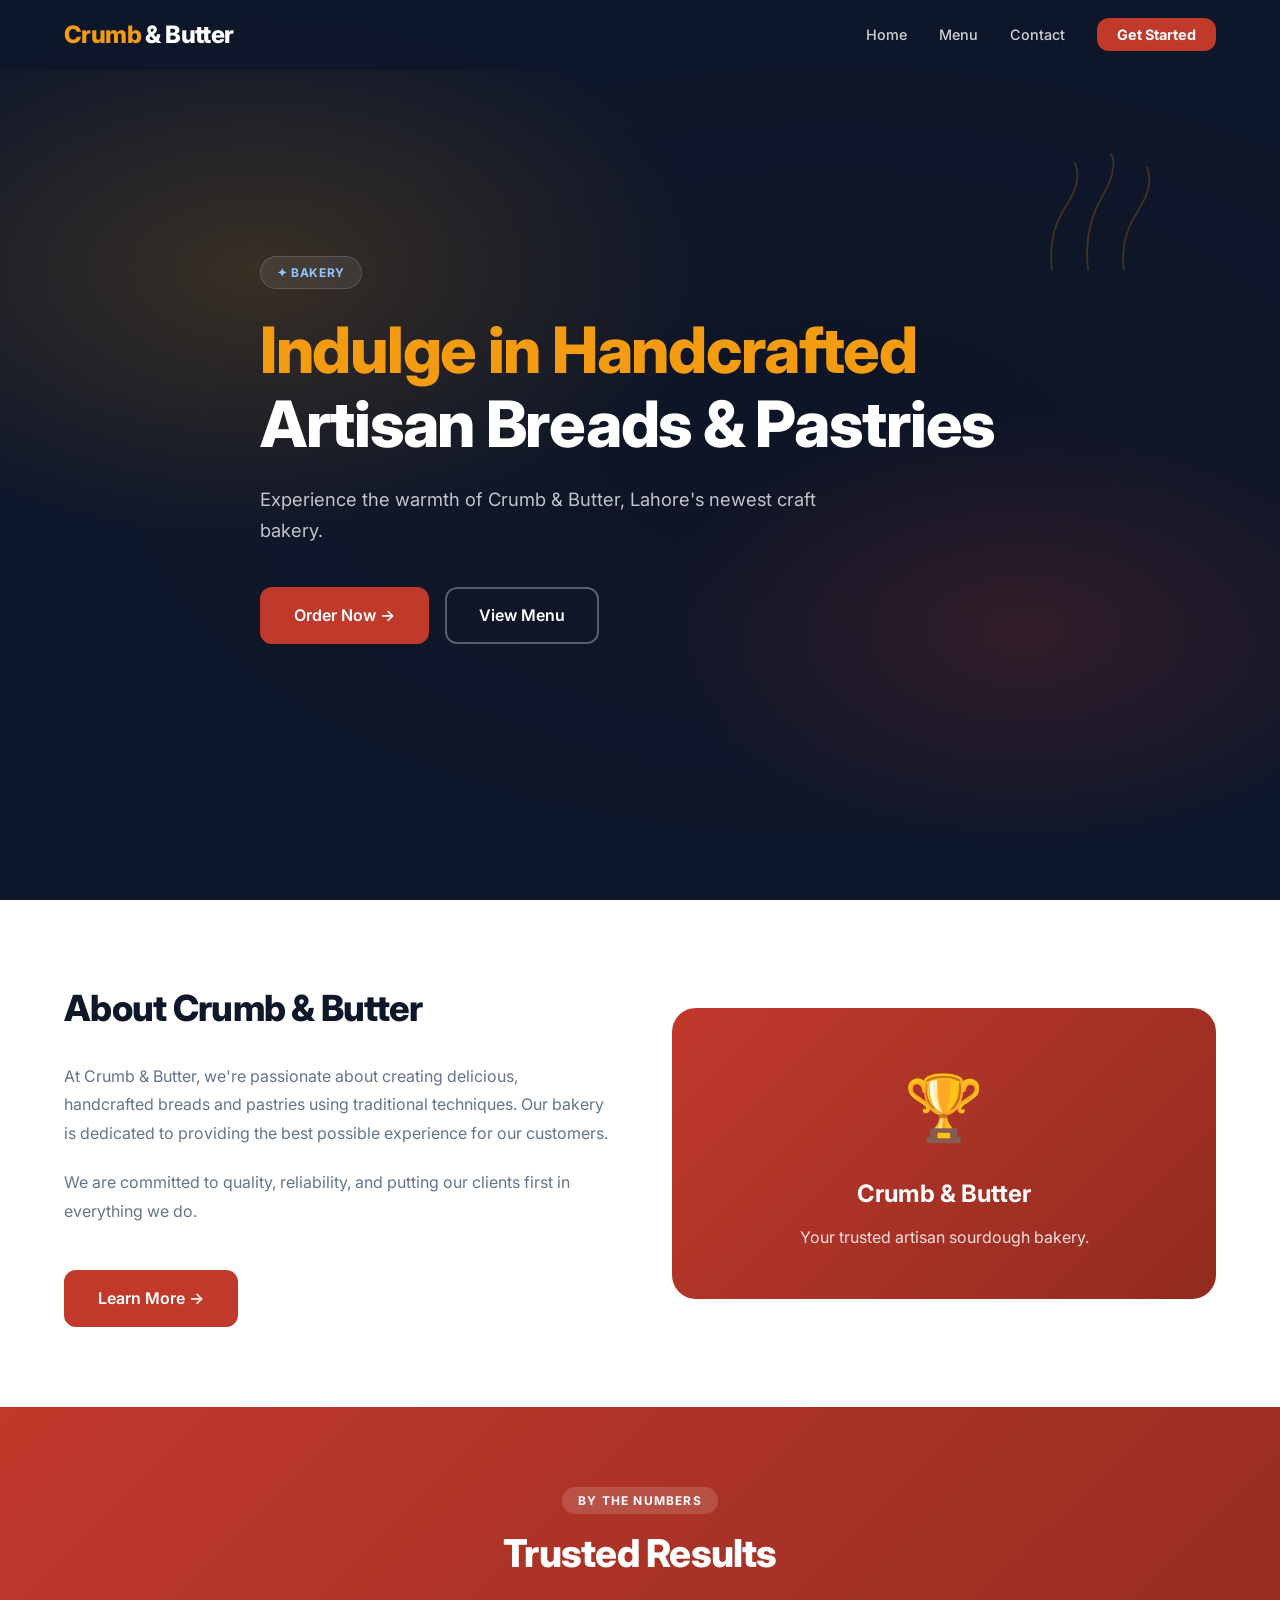
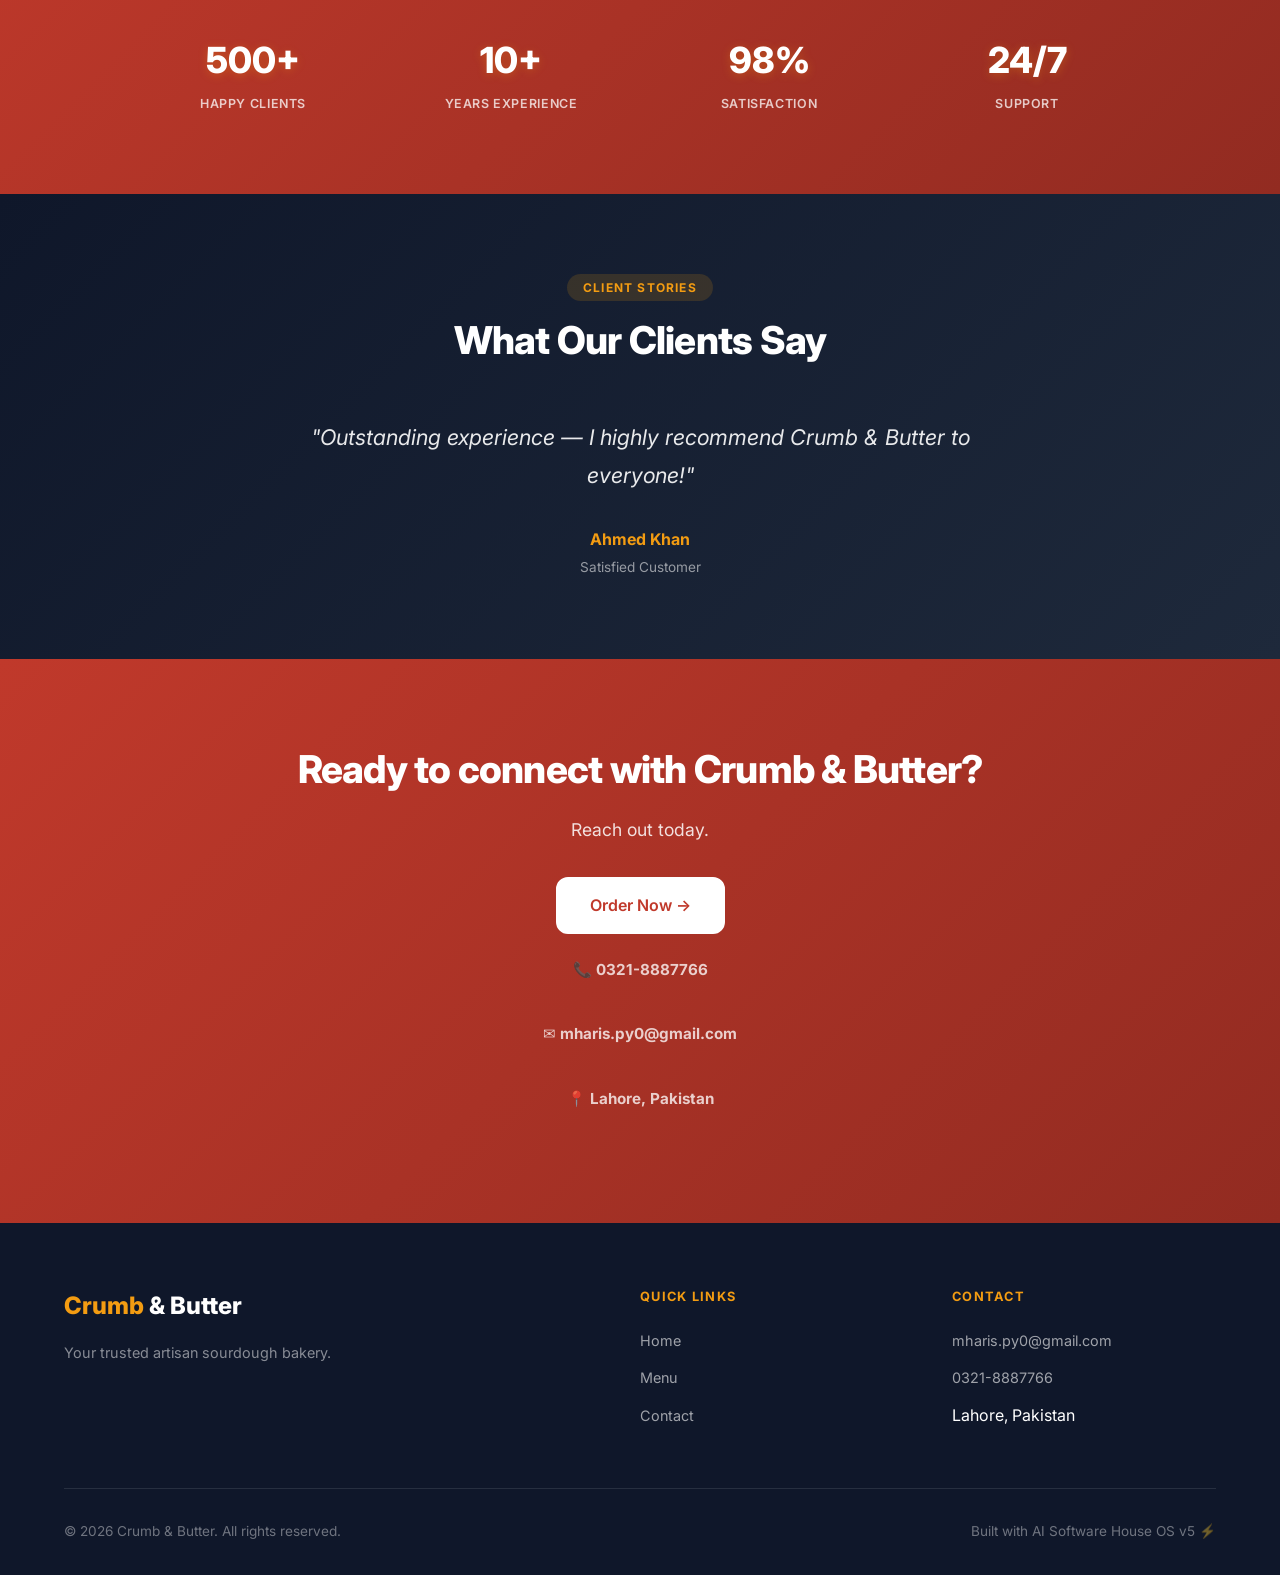
<file: index.html>
<!DOCTYPE html>
<html lang="en">
<head>
  <meta charset="UTF-8">
  <meta name="viewport" content="width=device-width,initial-scale=1.0">
  <title>Crumb & Butter - BAKERY</title>
  <meta name="description" content="Experience the warmth of Crumb & Butter, Lahore's newest craft bakery.">
  <link rel="preconnect" href="https://fonts.googleapis.com">
  <link href="https://fonts.googleapis.com/css2?family=Inter:wght@400;500;600;700;800&display=swap" rel="stylesheet">
  <link rel="stylesheet" href="styles.css">
</head>
<body>

  <nav class="navbar">
    <div class="container nav-inner">
      <div class="nav-brand"><span>Crumb</span> & Butter</div>
      <ul class="nav-links">
          <li><a href="index.html">Home</a></li>
          <li><a href="menu.html">Menu</a></li>
          <li><a href="contact.html">Contact</a></li>
          <li><a href="#contact" class="nav-cta">Get Started</a></li>
      </ul>
      <div class="hamburger"><span></span><span></span><span></span></div>
    </div>
  </nav>

  
  <section class="hero" id="home">
    <div class="hero-deco" aria-hidden="true"><svg viewBox="0 0 200 200" xmlns="http://www.w3.org/2000/svg">
      <path d="M60 180 Q 55 140, 75 110 T 85 60" />
      <path d="M100 180 Q 95 135, 115 100 T 125 50" />
      <path d="M140 180 Q 135 145, 155 115 T 165 65" />
    </svg></div>
    <div class="container">
      <div class="hero-content">
        <div class="hero-badge">✦ BAKERY</div>
        <h1><em>Indulge in Handcrafted</em> Artisan Breads & Pastries</h1>
        <p class="hero-sub">Experience the warmth of Crumb & Butter, Lahore's newest craft bakery.</p>
        <div class="hero-btns">
          <a href="#contact" class="btn btn-primary">Order Now →</a>
          <a href="#services" class="btn btn-outline">View Menu</a>
        </div>
      </div>
    </div>
  </section>

  <section id="about">
    <div class="container">
      <div class="about-grid">
        <div class="about-content fade-in">
          <h2>About Crumb & Butter</h2>
          <p>At Crumb & Butter, we're passionate about creating delicious, handcrafted breads and pastries using traditional techniques. Our bakery is dedicated to providing the best possible experience for our customers.</p>
          <p>We are committed to quality, reliability, and putting our clients first in everything we do.</p>
          <a href="#contact" class="btn btn-primary" style="margin-top:1.5rem">Learn More →</a>
        </div>
        <div class="about-visual fade-in">
          <div class="about-visual-icon">🏆</div>
          <h3>Crumb & Butter</h3>
          <p>Your trusted artisan sourdough bakery.</p>
        </div>
      </div>
    </div>
  </section>

  <section id="stats" style="background:linear-gradient(135deg,var(--primary) 0%,var(--secondary) 100%);color:var(--white);padding:5rem 0">
    <div class="container">
      <div class="section-header" style="color:var(--white)">
        <span class="section-tag" style="background:rgba(255,255,255,.15);color:var(--white);border-color:rgba(255,255,255,.25)">By the Numbers</span>
        <h2 style="color:var(--white);margin-bottom:0">Trusted Results</h2>
      </div>
      <div class="stats-grid" style="max-width:1000px;margin:2rem auto 0;color:var(--white);display:grid;grid-template-columns:repeat(auto-fit,minmax(200px,1fr));gap:2rem;text-align:center"><div class="stat-item"><span class="stat-number">500+</span><div class="stat-label">Happy Clients</div></div><div class="stat-item"><span class="stat-number">10+</span><div class="stat-label">Years Experience</div></div><div class="stat-item"><span class="stat-number">98%</span><div class="stat-label">Satisfaction</div></div><div class="stat-item"><span class="stat-number">24/7</span><div class="stat-label">Support</div></div></div>
    </div>
  </section>

  <section class="testimonial-section" id="testimonials">
    <div class="container">
      <div class="section-header">
        <span class="section-tag" style="background:rgba(245,158,11,.15);color:var(--accent)">Client Stories</span>
        <h2 style="color:var(--white)">What Our Clients Say</h2>
      </div>
      <p class="test-quote fade-in">"Outstanding experience — I highly recommend Crumb & Butter to everyone!"</p>
      <p class="test-author">Ahmed Khan</p>
      <p class="test-role">Satisfied Customer</p>
    </div>
  </section>

  <section class="cta-section" id="contact">
    <div class="container">
      <h2>Ready to connect with Crumb & Butter?</h2>
      <p>Reach out today.</p>
      <a href="tel:0321-8887766" class="btn btn-white">Order Now →</a>
      <div class="contact-info">
        <p>📞 <strong><a href="tel:0321-8887766" style="color:inherit;text-decoration:none">0321-8887766</a></strong></p>
        <p>✉ <strong><a href="mailto:mharis.py0@gmail.com" style="color:inherit;text-decoration:none">mharis.py0@gmail.com</a></strong></p>
        <p>📍 <strong>Lahore, Pakistan</strong></p>
      </div>
    </div>
  </section>

  <footer class="footer">
    <div class="container">
      <div class="footer-grid">
        <div>
          <div class="footer-brand"><span>Crumb</span> & Butter</div>
          <p class="footer-tagline">Your trusted artisan sourdough bakery.</p>
        </div>
        <div class="footer-col">
          <h4>Quick Links</h4>
          <ul>
            <li><a href="index.html">Home</a></li>
            <li><a href="menu.html">Menu</a></li>
            <li><a href="contact.html">Contact</a></li>
          </ul>
        </div>
        <div class="footer-col">
          <h4>Contact</h4>
          <ul>
            <li><a href="mailto:mharis.py0@gmail.com">mharis.py0@gmail.com</a></li>
            <li><a href="tel:0321-8887766">0321-8887766</a></li>
            <li>Lahore, Pakistan</li>
          </ul>
        </div>
      </div>
      <div class="footer-bottom">
        <p>© 2026 Crumb & Butter. All rights reserved.</p>
        <p>Built with AI Software House OS v5 ⚡</p>
      </div>
    </div>
  </footer>

  <script src="script.js"></script>
</body>
</html>
</file>
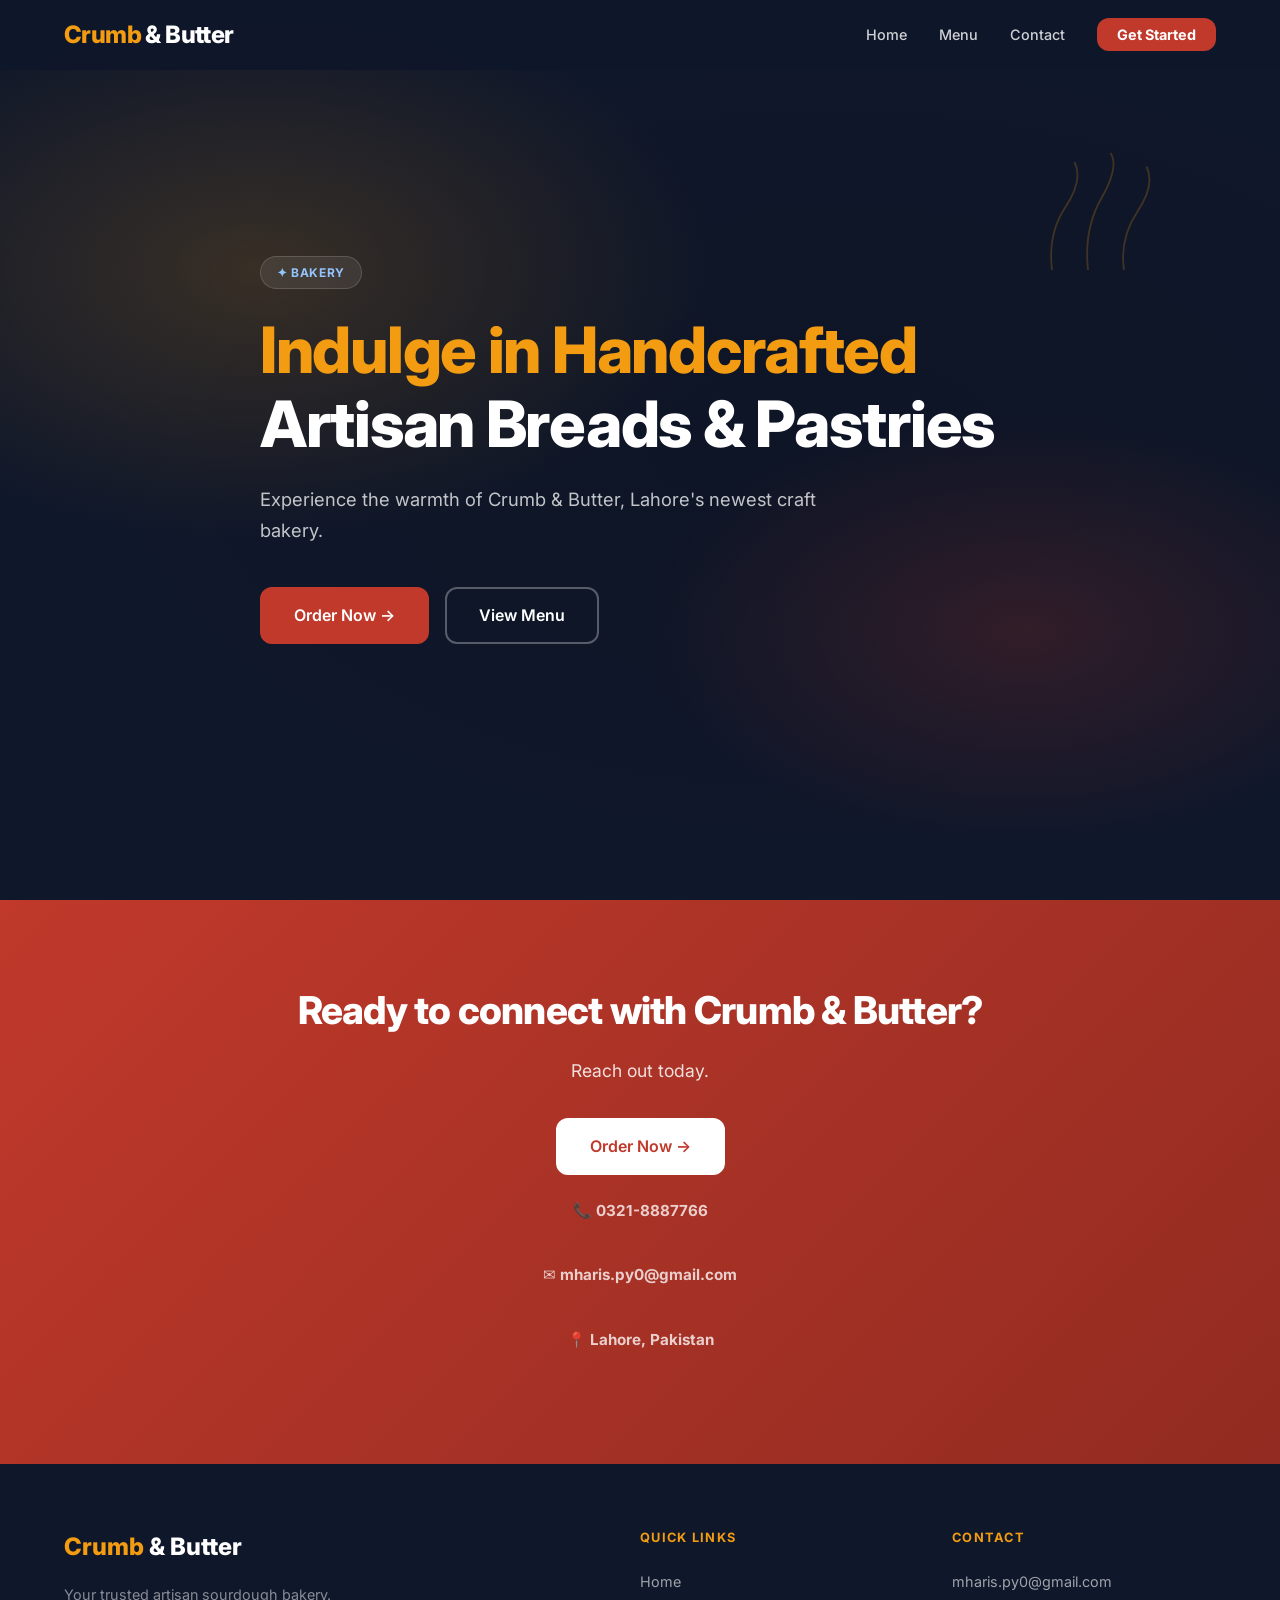
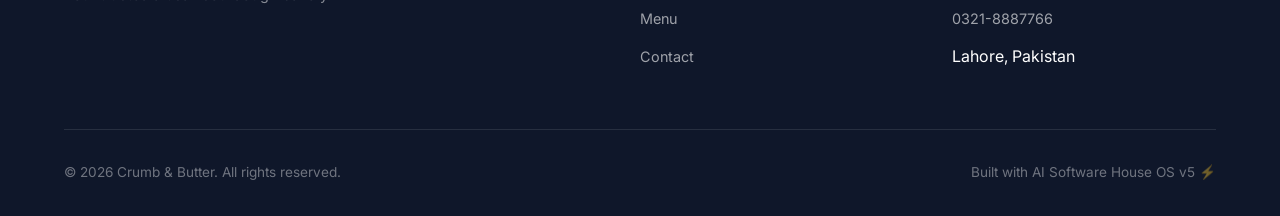
<file: contact.html>
<!DOCTYPE html>
<html lang="en">
<head>
  <meta charset="UTF-8">
  <meta name="viewport" content="width=device-width,initial-scale=1.0">
  <title>Contact - Crumb & Butter</title>
  <meta name="description" content="Experience the warmth of Crumb & Butter, Lahore's newest craft bakery.">
  <link rel="preconnect" href="https://fonts.googleapis.com">
  <link href="https://fonts.googleapis.com/css2?family=Inter:wght@400;500;600;700;800&display=swap" rel="stylesheet">
  <link rel="stylesheet" href="styles.css">
</head>
<body>

  <nav class="navbar">
    <div class="container nav-inner">
      <div class="nav-brand"><a href="index.html"><span>Crumb</span> & Butter</a></div>
      <ul class="nav-links">
          <li><a href="index.html">Home</a></li>
          <li><a href="menu.html">Menu</a></li>
          <li><a href="contact.html">Contact</a></li>
          <li><a href="index.html#contact" class="nav-cta">Get Started</a></li>
      </ul>
      <div class="hamburger"><span></span><span></span><span></span></div>
    </div>
  </nav>

  
  <section class="hero" id="home">
    <div class="hero-deco" aria-hidden="true"><svg viewBox="0 0 200 200" xmlns="http://www.w3.org/2000/svg">
      <path d="M60 180 Q 55 140, 75 110 T 85 60" />
      <path d="M100 180 Q 95 135, 115 100 T 125 50" />
      <path d="M140 180 Q 135 145, 155 115 T 165 65" />
    </svg></div>
    <div class="container">
      <div class="hero-content">
        <div class="hero-badge">✦ BAKERY</div>
        <h1><em>Indulge in Handcrafted</em> Artisan Breads & Pastries</h1>
        <p class="hero-sub">Experience the warmth of Crumb & Butter, Lahore's newest craft bakery.</p>
        <div class="hero-btns">
          <a href="#contact" class="btn btn-primary">Order Now →</a>
          <a href="#services" class="btn btn-outline">View Menu</a>
        </div>
      </div>
    </div>
  </section>

  <section class="cta-section" id="contact">
    <div class="container">
      <h2>Ready to connect with Crumb & Butter?</h2>
      <p>Reach out today.</p>
      <a href="tel:0321-8887766" class="btn btn-white">Order Now →</a>
      <div class="contact-info">
        <p>📞 <strong><a href="tel:0321-8887766" style="color:inherit;text-decoration:none">0321-8887766</a></strong></p>
        <p>✉ <strong><a href="mailto:mharis.py0@gmail.com" style="color:inherit;text-decoration:none">mharis.py0@gmail.com</a></strong></p>
        <p>📍 <strong>Lahore, Pakistan</strong></p>
      </div>
    </div>
  </section>

  <footer class="footer">
    <div class="container">
      <div class="footer-grid">
        <div>
          <div class="footer-brand"><span>Crumb</span> & Butter</div>
          <p class="footer-tagline">Your trusted artisan sourdough bakery.</p>
        </div>
        <div class="footer-col">
          <h4>Quick Links</h4>
          <ul>
            <li><a href="index.html">Home</a></li>
            <li><a href="menu.html">Menu</a></li>
            <li><a href="contact.html">Contact</a></li>
          </ul>
        </div>
        <div class="footer-col">
          <h4>Contact</h4>
          <ul>
            <li><a href="mailto:mharis.py0@gmail.com">mharis.py0@gmail.com</a></li>
            <li><a href="tel:0321-8887766">0321-8887766</a></li>
            <li>Lahore, Pakistan</li>
          </ul>
        </div>
      </div>
      <div class="footer-bottom">
        <p>© 2026 Crumb & Butter. All rights reserved.</p>
        <p>Built with AI Software House OS v5 ⚡</p>
      </div>
    </div>
  </footer>

  <script src="script.js"></script>
</body>
</html>
</file>
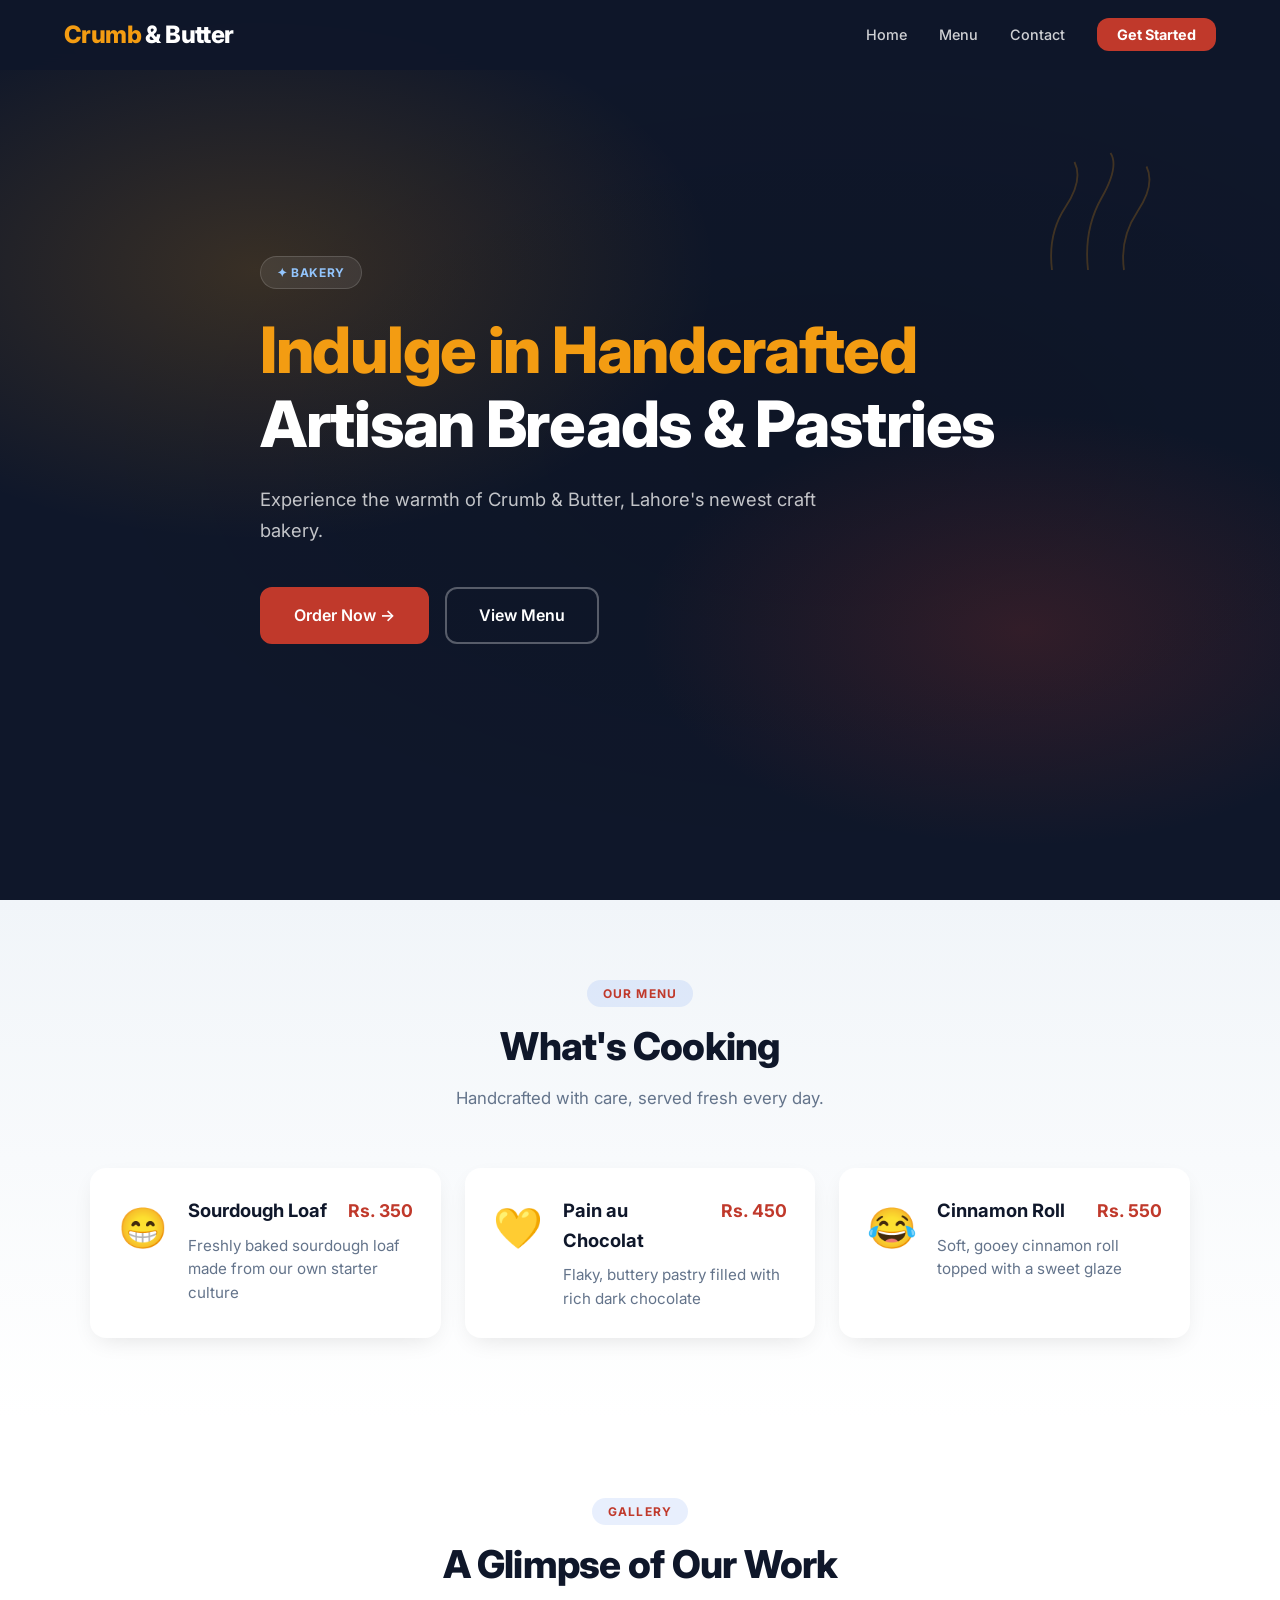
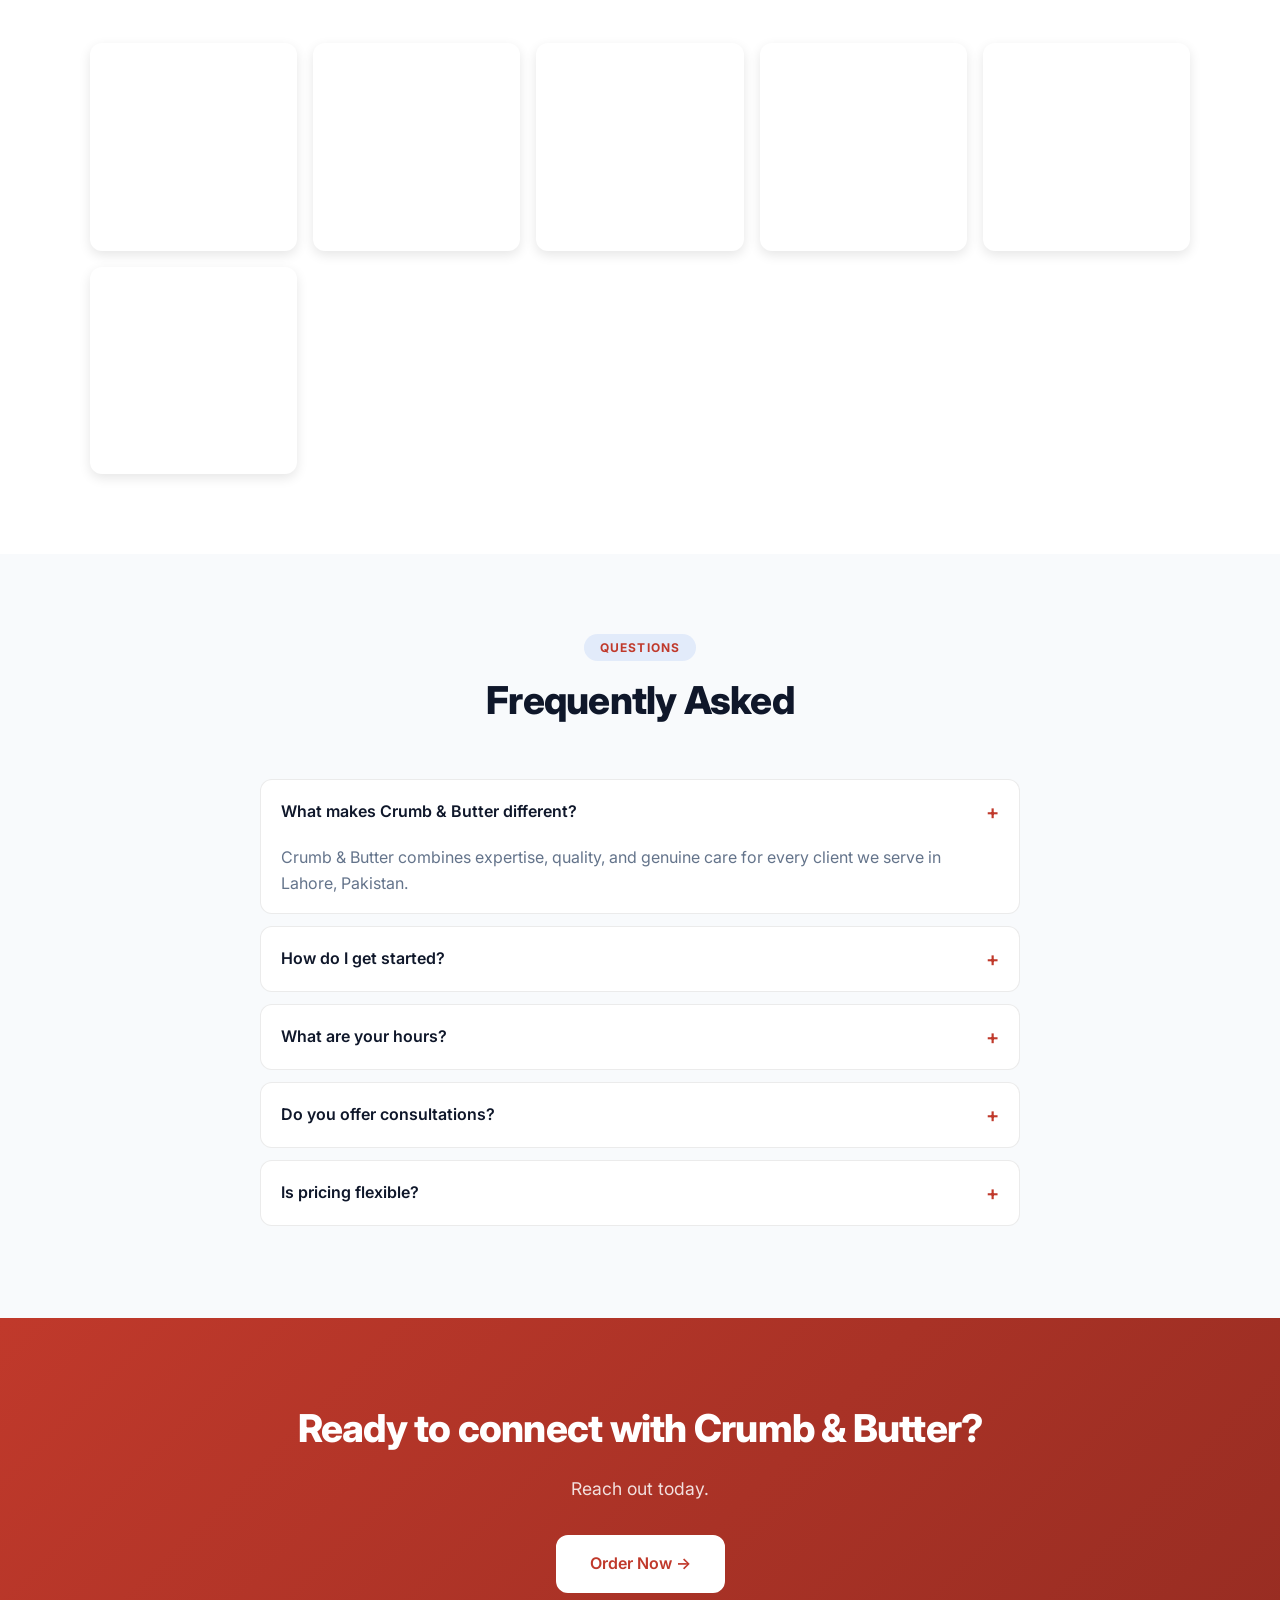
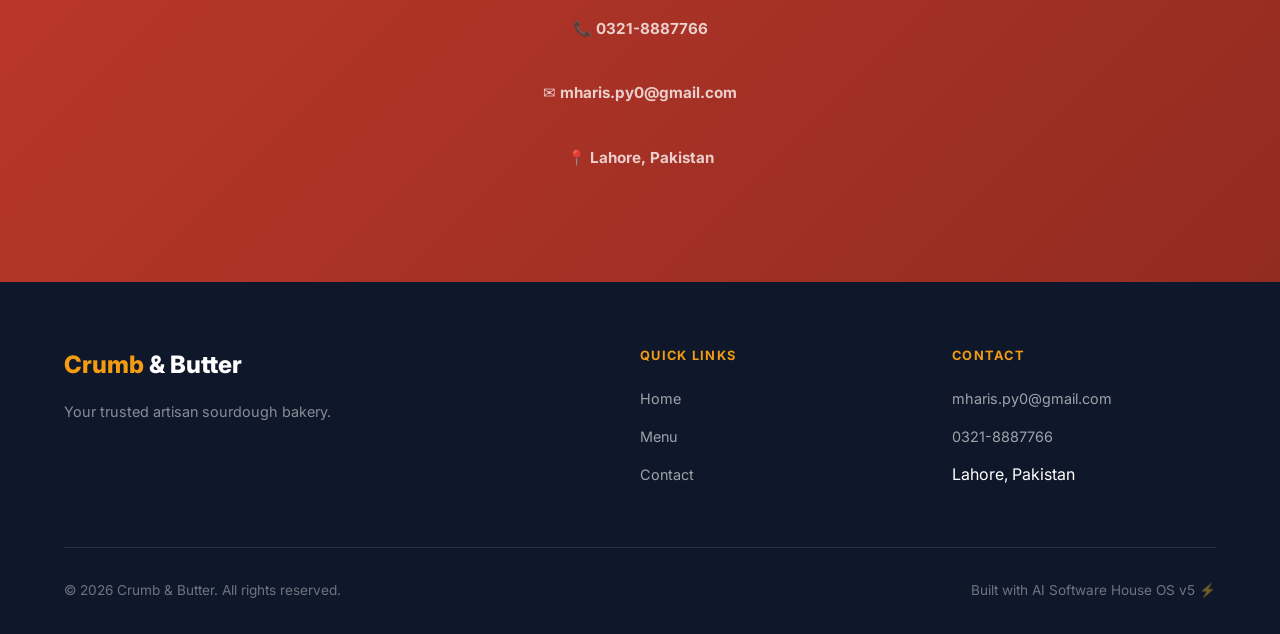
<file: menu.html>
<!DOCTYPE html>
<html lang="en">
<head>
  <meta charset="UTF-8">
  <meta name="viewport" content="width=device-width,initial-scale=1.0">
  <title>Menu - Crumb & Butter</title>
  <meta name="description" content="Experience the warmth of Crumb & Butter, Lahore's newest craft bakery.">
  <link rel="preconnect" href="https://fonts.googleapis.com">
  <link href="https://fonts.googleapis.com/css2?family=Inter:wght@400;500;600;700;800&display=swap" rel="stylesheet">
  <link rel="stylesheet" href="styles.css">
</head>
<body>

  <nav class="navbar">
    <div class="container nav-inner">
      <div class="nav-brand"><a href="index.html"><span>Crumb</span> & Butter</a></div>
      <ul class="nav-links">
          <li><a href="index.html">Home</a></li>
          <li><a href="menu.html">Menu</a></li>
          <li><a href="contact.html">Contact</a></li>
          <li><a href="index.html#contact" class="nav-cta">Get Started</a></li>
      </ul>
      <div class="hamburger"><span></span><span></span><span></span></div>
    </div>
  </nav>

  
  <section class="hero" id="home">
    <div class="hero-deco" aria-hidden="true"><svg viewBox="0 0 200 200" xmlns="http://www.w3.org/2000/svg">
      <path d="M60 180 Q 55 140, 75 110 T 85 60" />
      <path d="M100 180 Q 95 135, 115 100 T 125 50" />
      <path d="M140 180 Q 135 145, 155 115 T 165 65" />
    </svg></div>
    <div class="container">
      <div class="hero-content">
        <div class="hero-badge">✦ BAKERY</div>
        <h1><em>Indulge in Handcrafted</em> Artisan Breads & Pastries</h1>
        <p class="hero-sub">Experience the warmth of Crumb & Butter, Lahore's newest craft bakery.</p>
        <div class="hero-btns">
          <a href="#contact" class="btn btn-primary">Order Now →</a>
          <a href="#services" class="btn btn-outline">View Menu</a>
        </div>
      </div>
    </div>
  </section>

  <section class="services-section" id="menu" style="background:linear-gradient(180deg,var(--light) 0%,#fff 100%)">
    <div class="container">
      <div class="section-header">
        <span class="section-tag">Our Menu</span>
        <h2>What's Cooking</h2>
        <p>Handcrafted with care, served fresh every day.</p>
      </div>
      <div style="display:grid;grid-template-columns:repeat(auto-fit,minmax(340px,1fr));gap:1.5rem;max-width:1100px;margin:0 auto">
        
          <div class="menu-item fade-in" style="background:var(--white);border-radius:1rem;padding:1.75rem;box-shadow:0 8px 24px -8px rgba(0,0,0,.12);display:flex;gap:1.25rem;align-items:flex-start">
            <div style="font-size:2.5rem;flex-shrink:0">😁</div>
            <div style="flex:1">
              <div style="display:flex;justify-content:space-between;align-items:baseline;gap:1rem;margin-bottom:.5rem">
                <h3 style="margin:0;font-size:1.15rem;color:var(--dark)">Sourdough Loaf</h3>
                <span style="color:var(--primary);font-weight:700;font-size:1.1rem;white-space:nowrap">Rs. 350</span>
              </div>
              <p style="margin:0;color:var(--gray);font-size:.95rem;line-height:1.55">Freshly baked sourdough loaf made from our own starter culture</p>
            </div>
          </div>
          <div class="menu-item fade-in" style="background:var(--white);border-radius:1rem;padding:1.75rem;box-shadow:0 8px 24px -8px rgba(0,0,0,.12);display:flex;gap:1.25rem;align-items:flex-start">
            <div style="font-size:2.5rem;flex-shrink:0">💛</div>
            <div style="flex:1">
              <div style="display:flex;justify-content:space-between;align-items:baseline;gap:1rem;margin-bottom:.5rem">
                <h3 style="margin:0;font-size:1.15rem;color:var(--dark)">Pain au Chocolat</h3>
                <span style="color:var(--primary);font-weight:700;font-size:1.1rem;white-space:nowrap">Rs. 450</span>
              </div>
              <p style="margin:0;color:var(--gray);font-size:.95rem;line-height:1.55">Flaky, buttery pastry filled with rich dark chocolate</p>
            </div>
          </div>
          <div class="menu-item fade-in" style="background:var(--white);border-radius:1rem;padding:1.75rem;box-shadow:0 8px 24px -8px rgba(0,0,0,.12);display:flex;gap:1.25rem;align-items:flex-start">
            <div style="font-size:2.5rem;flex-shrink:0">😂</div>
            <div style="flex:1">
              <div style="display:flex;justify-content:space-between;align-items:baseline;gap:1rem;margin-bottom:.5rem">
                <h3 style="margin:0;font-size:1.15rem;color:var(--dark)">Cinnamon Roll</h3>
                <span style="color:var(--primary);font-weight:700;font-size:1.1rem;white-space:nowrap">Rs. 550</span>
              </div>
              <p style="margin:0;color:var(--gray);font-size:.95rem;line-height:1.55">Soft, gooey cinnamon roll topped with a sweet glaze</p>
            </div>
          </div>
      </div>
    </div>
  </section>

  <section id="gallery">
    <div class="container">
      <div class="section-header">
        <span class="section-tag">Gallery</span>
        <h2>A Glimpse of Our Work</h2>
      </div>
      <div style="display:grid;grid-template-columns:repeat(auto-fit,minmax(180px,1fr));gap:1rem;max-width:1100px;margin:0 auto">
        <div class="gallery-tile fade-in" style="aspect-ratio:1/1;background:url('https://images.unsplash.com/photo-1486887396153-fa416526c108?auto=format&fit=crop&w=500&q=80') center/cover no-repeat;border-radius:.75rem;box-shadow:0 4px 12px rgba(0,0,0,.1);transition:transform .35s ease"></div><div class="gallery-tile fade-in" style="aspect-ratio:1/1;background:url('https://images.unsplash.com/photo-1517686469429-8bdb88b9f907?auto=format&fit=crop&w=500&q=80') center/cover no-repeat;border-radius:.75rem;box-shadow:0 4px 12px rgba(0,0,0,.1);transition:transform .35s ease"></div><div class="gallery-tile fade-in" style="aspect-ratio:1/1;background:url('https://images.unsplash.com/photo-1509440159596-0249088772ff?auto=format&fit=crop&w=500&q=80') center/cover no-repeat;border-radius:.75rem;box-shadow:0 4px 12px rgba(0,0,0,.1);transition:transform .35s ease"></div><div class="gallery-tile fade-in" style="aspect-ratio:1/1;background:url('https://images.unsplash.com/photo-1486427944299-d1955d23e34d?auto=format&fit=crop&w=500&q=80') center/cover no-repeat;border-radius:.75rem;box-shadow:0 4px 12px rgba(0,0,0,.1);transition:transform .35s ease"></div><div class="gallery-tile fade-in" style="aspect-ratio:1/1;background:url('https://images.unsplash.com/photo-1608198093002-ad4e005484ec?auto=format&fit=crop&w=500&q=80') center/cover no-repeat;border-radius:.75rem;box-shadow:0 4px 12px rgba(0,0,0,.1);transition:transform .35s ease"></div><div class="gallery-tile fade-in" style="aspect-ratio:1/1;background:url('https://images.unsplash.com/photo-1555507036-ab1f4038808a?auto=format&fit=crop&w=500&q=80') center/cover no-repeat;border-radius:.75rem;box-shadow:0 4px 12px rgba(0,0,0,.1);transition:transform .35s ease"></div>
      </div>
    </div>
  </section>

  <section id="faq" style="background:#f8fafc">
    <div class="container">
      <div class="section-header">
        <span class="section-tag">Questions</span>
        <h2>Frequently Asked</h2>
      </div>
      <div style="max-width:760px;margin:0 auto">
        <details class="faq-item fade-in" style="background:var(--white);border:1px solid rgba(0,0,0,.08);border-radius:.75rem;padding:1rem 1.25rem;margin-bottom:.75rem;cursor:pointer" open>
          <summary style="font-weight:600;color:var(--dark);list-style:none;display:flex;justify-content:space-between;align-items:center">
            What makes Crumb & Butter different?
            <span style="color:var(--primary);font-size:1.25rem;margin-left:1rem">+</span>
          </summary>
          <p style="margin:1rem 0 0;color:var(--gray);line-height:1.65">Crumb & Butter combines expertise, quality, and genuine care for every client we serve in Lahore, Pakistan.</p>
        </details>
        <details class="faq-item fade-in" style="background:var(--white);border:1px solid rgba(0,0,0,.08);border-radius:.75rem;padding:1rem 1.25rem;margin-bottom:.75rem;cursor:pointer" >
          <summary style="font-weight:600;color:var(--dark);list-style:none;display:flex;justify-content:space-between;align-items:center">
            How do I get started?
            <span style="color:var(--primary);font-size:1.25rem;margin-left:1rem">+</span>
          </summary>
          <p style="margin:1rem 0 0;color:var(--gray);line-height:1.65">Simply call 0321-8887766 or email mharis.py0@gmail.com and we'll guide you through every step personally.</p>
        </details>
        <details class="faq-item fade-in" style="background:var(--white);border:1px solid rgba(0,0,0,.08);border-radius:.75rem;padding:1rem 1.25rem;margin-bottom:.75rem;cursor:pointer" >
          <summary style="font-weight:600;color:var(--dark);list-style:none;display:flex;justify-content:space-between;align-items:center">
            What are your hours?
            <span style="color:var(--primary);font-size:1.25rem;margin-left:1rem">+</span>
          </summary>
          <p style="margin:1rem 0 0;color:var(--gray);line-height:1.65">We operate during standard business hours and are happy to accommodate by appointment where needed.</p>
        </details>
        <details class="faq-item fade-in" style="background:var(--white);border:1px solid rgba(0,0,0,.08);border-radius:.75rem;padding:1rem 1.25rem;margin-bottom:.75rem;cursor:pointer" >
          <summary style="font-weight:600;color:var(--dark);list-style:none;display:flex;justify-content:space-between;align-items:center">
            Do you offer consultations?
            <span style="color:var(--primary);font-size:1.25rem;margin-left:1rem">+</span>
          </summary>
          <p style="margin:1rem 0 0;color:var(--gray);line-height:1.65">Yes — initial consultations help us understand your needs and provide tailored recommendations.</p>
        </details>
        <details class="faq-item fade-in" style="background:var(--white);border:1px solid rgba(0,0,0,.08);border-radius:.75rem;padding:1rem 1.25rem;margin-bottom:.75rem;cursor:pointer" >
          <summary style="font-weight:600;color:var(--dark);list-style:none;display:flex;justify-content:space-between;align-items:center">
            Is pricing flexible?
            <span style="color:var(--primary);font-size:1.25rem;margin-left:1rem">+</span>
          </summary>
          <p style="margin:1rem 0 0;color:var(--gray);line-height:1.65">We offer a range of service packages and can discuss custom arrangements for specific needs.</p>
        </details></div>
    </div>
  </section>

  <section class="cta-section" id="contact">
    <div class="container">
      <h2>Ready to connect with Crumb & Butter?</h2>
      <p>Reach out today.</p>
      <a href="tel:0321-8887766" class="btn btn-white">Order Now →</a>
      <div class="contact-info">
        <p>📞 <strong><a href="tel:0321-8887766" style="color:inherit;text-decoration:none">0321-8887766</a></strong></p>
        <p>✉ <strong><a href="mailto:mharis.py0@gmail.com" style="color:inherit;text-decoration:none">mharis.py0@gmail.com</a></strong></p>
        <p>📍 <strong>Lahore, Pakistan</strong></p>
      </div>
    </div>
  </section>

  <footer class="footer">
    <div class="container">
      <div class="footer-grid">
        <div>
          <div class="footer-brand"><span>Crumb</span> & Butter</div>
          <p class="footer-tagline">Your trusted artisan sourdough bakery.</p>
        </div>
        <div class="footer-col">
          <h4>Quick Links</h4>
          <ul>
            <li><a href="index.html">Home</a></li>
            <li><a href="menu.html">Menu</a></li>
            <li><a href="contact.html">Contact</a></li>
          </ul>
        </div>
        <div class="footer-col">
          <h4>Contact</h4>
          <ul>
            <li><a href="mailto:mharis.py0@gmail.com">mharis.py0@gmail.com</a></li>
            <li><a href="tel:0321-8887766">0321-8887766</a></li>
            <li>Lahore, Pakistan</li>
          </ul>
        </div>
      </div>
      <div class="footer-bottom">
        <p>© 2026 Crumb & Butter. All rights reserved.</p>
        <p>Built with AI Software House OS v5 ⚡</p>
      </div>
    </div>
  </footer>

  <script src="script.js"></script>
</body>
</html>
</file>
<file: styles.css>
/* Website Generator v3 — Crumb & Butter | AI Software House OS */
:root {
  --primary:   #c0392b;
  --secondary: #922b21;
  --accent:    #f39c12;
  --dark:      #0f172a;
  --dark2:     #1e293b;
  --gray:      #64748b;
  --light:     #f1f5f9;
  --white:     #ffffff;
  --font:      'Inter','Segoe UI',sans-serif;
  --radius:    0.75rem;
  --shadow:    0 4px 6px -1px rgba(0,0,0,.1),0 2px 4px -1px rgba(0,0,0,.06);
  --shadowlg:  0 20px 25px -5px rgba(0,0,0,.1),0 10px 10px -5px rgba(0,0,0,.04);
  --ease:      all .3s ease;
}
*,*::before,*::after{box-sizing:border-box;margin:0;padding:0}
html{scroll-behavior:smooth}
body{font-family:var(--font);color:var(--dark);line-height:1.6;background:var(--white)}
a{text-decoration:none;color:inherit}
img{max-width:100%;height:auto}
.container{max-width:1200px;margin:0 auto;padding:0 1.5rem}
.navbar{position:fixed;top:0;left:0;right:0;z-index:1000;background:rgba(15,23,42,.95);backdrop-filter:blur(10px);padding:1rem 0;transition:var(--ease)}
.nav-inner{display:flex;align-items:center;justify-content:space-between}
.nav-brand{font-size:1.5rem;font-weight:800;color:var(--white);letter-spacing:-.025em}
.nav-brand span{color:var(--accent)}
.nav-brand a{color:inherit}
.nav-links{display:flex;gap:2rem;list-style:none}
.nav-links a{color:rgba(255,255,255,.8);font-size:.9rem;font-weight:500;transition:var(--ease)}
.nav-links a:hover{color:var(--accent)}
.nav-cta{background:var(--primary)!important;color:var(--white)!important;padding:.5rem 1.25rem;border-radius:var(--radius);font-weight:700!important}
.nav-cta:hover{background:var(--secondary)!important}
.hamburger{display:none;flex-direction:column;cursor:pointer;gap:5px}
.hamburger span{display:block;width:25px;height:2px;background:var(--white);transition:var(--ease)}
.hero{min-height:100vh;display:flex;align-items:center;background:linear-gradient(135deg,var(--dark) 0%,var(--dark2) 55%,#0c1524 100%);position:relative;overflow:hidden;padding-top:80px}
.hero::before{content:'';position:absolute;inset:0;background:radial-gradient(ellipse at 65% 50%,rgba(0,0,0,.1) 0%,transparent 68%)}
.hero-content{position:relative;z-index:1;max-width:760px}
.hero-badge{display:inline-flex;align-items:center;gap:.5rem;background:rgba(255,255,255,.08);border:1px solid rgba(255,255,255,.15);color:#93c5fd;padding:.375rem 1rem;border-radius:100px;font-size:.75rem;font-weight:700;letter-spacing:.05em;text-transform:uppercase;margin-bottom:1.5rem}
.hero h1{font-size:clamp(2.2rem,5vw,4rem);font-weight:800;line-height:1.15;color:var(--white);margin-bottom:1.5rem;letter-spacing:-.02em}
.hero h1 em{font-style:normal;color:var(--accent)}
.hero-sub{font-size:1.15rem;color:rgba(255,255,255,.75);margin-bottom:2.5rem;max-width:600px;line-height:1.7}
.hero-btns{display:flex;gap:1rem;flex-wrap:wrap}
.btn{display:inline-flex;align-items:center;gap:.5rem;padding:.875rem 2rem;border-radius:var(--radius);font-size:1rem;font-weight:600;cursor:pointer;border:2px solid transparent;transition:var(--ease);white-space:nowrap;text-decoration:none}
.btn-primary{background:var(--primary);color:var(--white);border-color:var(--primary)}
.btn-primary:hover{background:var(--secondary);border-color:var(--secondary);transform:translateY(-2px);box-shadow:0 8px 25px rgba(0,0,0,.3)}
.btn-outline{background:transparent;color:var(--white);border-color:rgba(255,255,255,.3)}
.btn-outline:hover{background:rgba(255,255,255,.1);border-color:rgba(255,255,255,.6)}
.btn-white{background:var(--white);color:var(--primary);border-color:var(--white)}
.btn-white:hover{background:var(--light);transform:translateY(-2px);box-shadow:0 8px 25px rgba(0,0,0,.2)}
.stats-bar{background:var(--primary);padding:2.5rem 0}
.stats-grid{display:grid;grid-template-columns:repeat(4,1fr);gap:2rem;text-align:center}
.stat-item{color:var(--white)}
.stat-number{display:block;font-size:2.25rem;font-weight:800}
.stat-label{font-size:.78rem;color:rgba(255,255,255,.75);font-weight:600;text-transform:uppercase;letter-spacing:.05em;margin-top:.25rem}
section{padding:5rem 0}
.section-header{text-align:center;margin-bottom:3.5rem}
.section-tag{display:inline-block;background:rgba(37,99,235,.1);color:var(--primary);font-size:.75rem;font-weight:700;letter-spacing:.1em;text-transform:uppercase;padding:.25rem 1rem;border-radius:100px;margin-bottom:1rem}
.section-header h2{font-size:clamp(1.75rem,3vw,2.75rem);font-weight:800;color:var(--dark);letter-spacing:-.02em;line-height:1.2}
.section-header p{color:var(--gray);font-size:1.05rem;margin-top:1rem;max-width:580px;margin-left:auto;margin-right:auto}
.about-grid{display:grid;grid-template-columns:1fr 1fr;gap:4rem;align-items:center}
.about-content h2{font-size:2.25rem;font-weight:800;color:var(--dark);margin-bottom:1.5rem;letter-spacing:-.02em}
.about-content p{color:var(--gray);line-height:1.8;margin-bottom:1.25rem}
.about-visual{background:linear-gradient(135deg,var(--primary),var(--secondary));border-radius:1.5rem;padding:3rem;color:var(--white);text-align:center}
.about-visual-icon{font-size:4rem;margin-bottom:1rem}
.about-visual h3{font-size:1.5rem;font-weight:700;margin-bottom:.75rem}
.about-visual p{opacity:.85;line-height:1.6}
.services-section{background:var(--light)}
.services-grid{display:grid;grid-template-columns:repeat(3,1fr);gap:1.5rem}
.service-card{background:var(--white);border-radius:1rem;padding:2.25rem;box-shadow:var(--shadow);transition:var(--ease);border:1px solid transparent}
.service-card:hover{transform:translateY(-5px);box-shadow:var(--shadowlg);border-color:var(--primary)}
.service-icon{width:60px;height:60px;background:linear-gradient(135deg,var(--primary),var(--secondary));border-radius:.875rem;display:flex;align-items:center;justify-content:center;font-size:1.75rem;margin-bottom:1.5rem}
.service-card h3{font-size:1.1rem;font-weight:700;color:var(--dark);margin-bottom:.75rem}
.service-card p{color:var(--gray);font-size:.9rem;line-height:1.7}
.why-grid{display:grid;grid-template-columns:repeat(3,1fr);gap:2rem}
.why-card{text-align:center;padding:2rem 1.5rem}
.why-number{width:52px;height:52px;background:linear-gradient(135deg,var(--primary),var(--accent));color:var(--white);font-size:1.25rem;font-weight:800;border-radius:50%;display:flex;align-items:center;justify-content:center;margin:0 auto 1.25rem}
.why-card h3{font-size:1.05rem;font-weight:700;color:var(--dark);margin-bottom:.75rem}
.why-card p{color:var(--gray);font-size:.9rem;line-height:1.7}
.testimonial-section{background:linear-gradient(135deg,var(--dark),var(--dark2));color:var(--white);text-align:center}
.test-quote{font-size:1.35rem;font-style:italic;line-height:1.75;max-width:740px;margin:0 auto 2rem;color:rgba(255,255,255,.9)}
.test-author{font-weight:700;color:var(--accent);font-size:1rem;margin-bottom:.3rem}
.test-role{font-size:.85rem;color:rgba(255,255,255,.55)}
.cta-section{background:linear-gradient(135deg,var(--primary),var(--secondary));color:var(--white);text-align:center}
.cta-section h2{font-size:clamp(1.75rem,3vw,2.5rem);font-weight:800;margin-bottom:1rem;letter-spacing:-.02em}
.cta-section p{font-size:1.1rem;opacity:.85;margin-bottom:2rem}
.contact-info{margin-top:1.5rem;opacity:.9;display:flex;flex-direction:column;gap:.5rem;align-items:center}
.contact-info p{font-size:.95rem}
.footer{background:var(--dark);color:var(--white);padding:4rem 0 2rem}
.footer-grid{display:grid;grid-template-columns:2fr 1fr 1fr;gap:3rem;margin-bottom:3rem}
.footer-brand{font-size:1.5rem;font-weight:800;margin-bottom:1rem}
.footer-brand span{color:var(--accent)}
.footer-tagline{color:rgba(255,255,255,.5);font-size:.9rem;line-height:1.6}
.footer-col h4{font-size:.8rem;font-weight:700;letter-spacing:.1em;text-transform:uppercase;color:var(--accent);margin-bottom:1.25rem}
.footer-col ul{list-style:none}
.footer-col li{margin-bottom:.75rem}
.footer-col a{color:rgba(255,255,255,.6);font-size:.9rem;transition:var(--ease)}
.footer-col a:hover{color:var(--white)}
.footer-bottom{border-top:1px solid rgba(255,255,255,.1);padding-top:2rem;display:flex;justify-content:space-between;align-items:center;flex-wrap:wrap;gap:1rem}
.footer-bottom p{color:rgba(255,255,255,.4);font-size:.85rem}
.fade-in{opacity:0;transform:translateY(30px);transition:opacity .6s ease,transform .6s ease}
.fade-in.visible{opacity:1;transform:translateY(0)}
@media(max-width:1024px){.stats-grid{grid-template-columns:repeat(2,1fr)}.services-grid{grid-template-columns:repeat(2,1fr)}.footer-grid{grid-template-columns:1fr 1fr}}
@media(max-width:768px){.about-grid{grid-template-columns:1fr}.why-grid{grid-template-columns:1fr}.nav-links{display:none}.hamburger{display:flex}.footer-grid{grid-template-columns:1fr}}
@media(max-width:480px){.services-grid{grid-template-columns:1fr}.stats-grid{grid-template-columns:1fr 1fr}.hero-btns{flex-direction:column}}


/* Treatment: warm_culinary */
.hero::after{content:'';position:absolute;inset:0;background:
  radial-gradient(ellipse 60% 50% at 20% 30%, rgba(243,156,18,.18), transparent 60%),
  radial-gradient(ellipse 50% 40% at 80% 70%, rgba(192,57,43,.20), transparent 60%);
  pointer-events:none;animation:culinaryGlow 8s ease-in-out infinite alternate}
@keyframes culinaryGlow{0%{opacity:.7;transform:scale(1)}100%{opacity:1;transform:scale(1.05)}}
.hero-deco{position:absolute;top:12%;right:8%;width:180px;height:180px;opacity:.22;z-index:0}
.hero-deco path{fill:none;stroke:var(--accent);stroke-width:2;animation:steamRise 4s ease-in-out infinite}
@keyframes steamRise{0%,100%{transform:translateY(0) scaleY(1)}50%{transform:translateY(-8px) scaleY(1.05)}}
.service-card{transition:all .4s cubic-bezier(.2,.8,.2,1)}
.service-card:hover{transform:translateY(-8px) rotate(-.5deg)}
.service-icon{background:linear-gradient(135deg,#c0392b,#f39c12)!important}
.services-section{background:linear-gradient(180deg,var(--light) 0%,#faf3e9 100%)}
.stat-number{text-shadow:0 2px 10px rgba(243,156,18,.3)}


/* Hero background photo with readability overlay */
.hero{
  background-image:
    linear-gradient(135deg, rgba(15,23,42,0.85) 0%, rgba(15,23,42,0.55) 55%, rgba(15,23,42,0.35) 100%),
    url('https://images.unsplash.com/photo-1517248135467-4c7edcad34c4?auto=format&fit=crop&w=1920&q=85') !important;
  background-size: cover !important;
  background-position: center center !important;
  background-repeat: no-repeat !important;
  background-color: var(--dark) !important;
}
.hero-content{position:relative;z-index:2}
.hero-deco{z-index:1}
</file>
